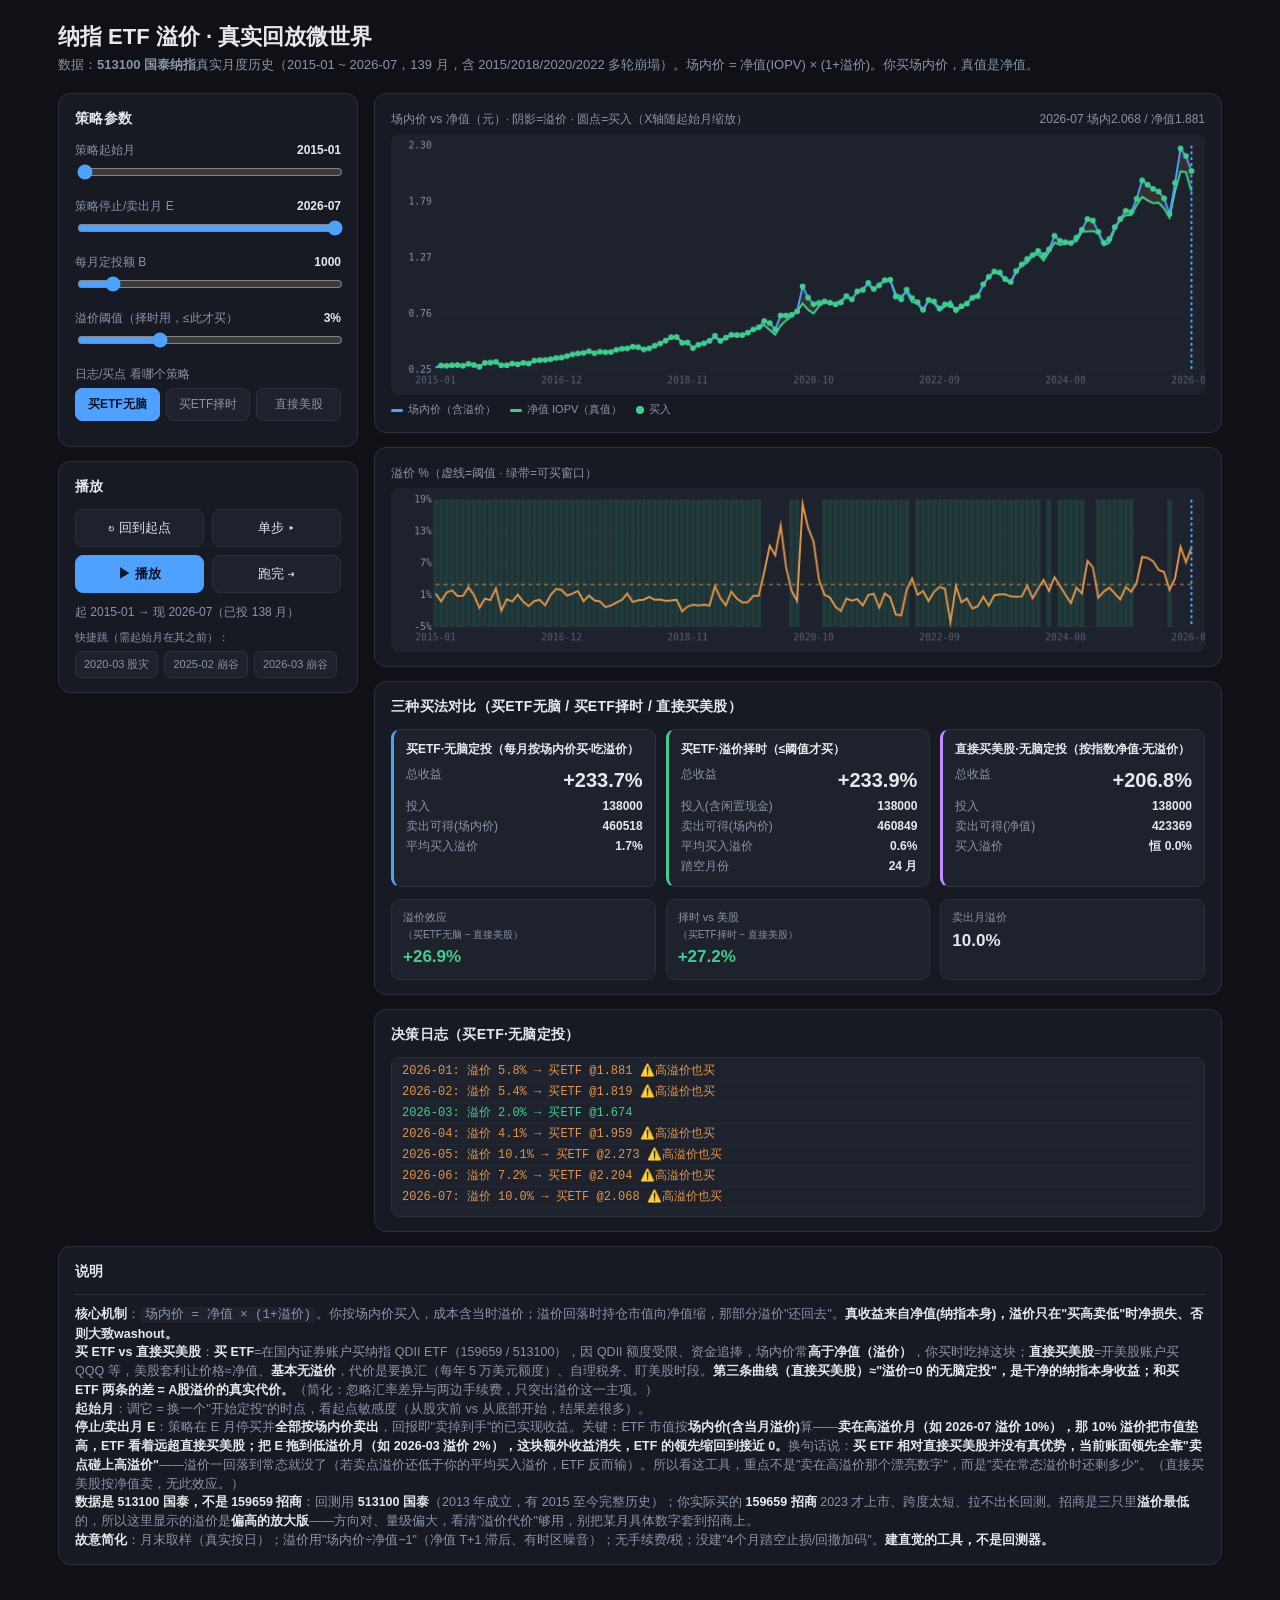
<file: nasdaq-premium-microworld.html>
<!DOCTYPE html>
<html lang="zh-CN">
<head>
<meta charset="UTF-8">
<meta name="viewport" content="width=device-width, initial-scale=1.0">
<title>纳指ETF 溢价 · 真实回放微世界 (513100)</title>
<style>
  :root{--bg:#0f1117;--panel:#171a23;--panel2:#1e222d;--line:#2b303c;--fg:#e6e8ee;--muted:#8b93a7;--accent:#4ea1ff;--good:#3ecf8e;--warn:#e0954a;--bad:#ff6b6b;--nav:#3ecf8e;--price:#4ea1ff;--prem:#e0954a;--wait:#6b7c99;--start:#c78bff;}
  *{box-sizing:border-box}
  body{margin:0;background:var(--bg);color:var(--fg);font-family:-apple-system,BlinkMacSystemFont,"Segoe UI","PingFang SC","Microsoft YaHei",Roboto,sans-serif;font-size:14px;line-height:1.5;}
  .wrap{max-width:1200px;margin:0 auto;padding:20px 18px 60px;}
  h1{font-size:22px;margin:0 0 2px;} .sub{color:var(--muted);font-size:13px;margin:0 0 18px;}
  .layout{display:grid;grid-template-columns:300px 1fr;gap:16px;align-items:start;}
  @media(max-width:920px){.layout{grid-template-columns:1fr;}}
  .card{background:var(--panel);border:1px solid var(--line);border-radius:12px;padding:14px 16px;margin-bottom:14px;}
  .card h2{font-size:14px;margin:0 0 12px;letter-spacing:.02em;}
  .ctrl{margin-bottom:11px;} .ctrl label{display:flex;justify-content:space-between;color:var(--muted);font-size:12px;margin-bottom:3px;} .ctrl label b{color:var(--fg);font-variant-numeric:tabular-nums;}
  input[type=range]{width:100%;accent-color:var(--accent);}
  .seg{display:flex;gap:6px;flex-wrap:wrap;} .seg button{flex:1;min-width:56px;background:var(--panel2);color:var(--muted);border:1px solid var(--line);border-radius:7px;padding:7px 4px;cursor:pointer;font-size:12px;} .seg button.on{background:var(--accent);color:#04122a;border-color:var(--accent);font-weight:600;}
  .row{display:flex;gap:8px;} .btn{background:var(--panel2);color:var(--fg);border:1px solid var(--line);border-radius:8px;padding:9px 0;cursor:pointer;font-size:13px;flex:1;} .btn:hover{border-color:var(--accent);} .btn.primary{background:var(--accent);color:#04122a;border-color:var(--accent);font-weight:600;}
  canvas{width:100%;display:block;background:var(--panel2);border-radius:8px;}
  .charttitle{font-size:12px;color:var(--muted);margin:2px 0 6px;display:flex;justify-content:space-between;}
  .legend{display:flex;gap:14px;flex-wrap:wrap;font-size:11px;color:var(--muted);margin-top:6px;} .legend i{display:inline-block;width:12px;height:3px;border-radius:2px;margin-right:5px;vertical-align:middle;}
  .cmp{display:grid;grid-template-columns:1fr 1fr 1fr;gap:10px;margin-top:4px;} @media(max-width:760px){.cmp{grid-template-columns:1fr;}} .cmpbox{background:var(--panel2);border:1px solid var(--line);border-radius:9px;padding:10px 12px;} .cmpbox.a{border-left:3px solid var(--price);} .cmpbox.b{border-left:3px solid var(--good);} .cmpbox.c{border-left:3px solid var(--start);}
  .cmpbox h3{font-size:12px;margin:0 0 6px;} .cmpbox .line{display:flex;justify-content:space-between;font-size:12px;color:var(--muted);padding:1px 0;} .cmpbox .line b{color:var(--fg);font-variant-numeric:tabular-nums;} .big{font-size:20px;font-weight:700;font-variant-numeric:tabular-nums;}
  .stats{display:grid;grid-template-columns:repeat(3,1fr);gap:10px;margin-top:12px;} @media(max-width:620px){.stats{grid-template-columns:repeat(2,1fr);}}
  .stat{background:var(--panel2);border:1px solid var(--line);border-radius:9px;padding:9px 11px;} .stat .k{font-size:11px;color:var(--muted);} .stat .v{font-size:17px;font-variant-numeric:tabular-nums;font-weight:600;margin-top:2px;}
  .log{height:160px;overflow:auto;background:var(--panel2);border:1px solid var(--line);border-radius:8px;padding:8px 10px;font-family:ui-monospace,Menlo,monospace;font-size:12px;} .log div{padding:1px 0;border-bottom:1px solid #232734;} .log .buy{color:var(--good);} .log .wait{color:var(--wait);} .log .buyhi{color:var(--warn);}
  .note{color:var(--muted);font-size:12.5px;margin-top:10px;border-top:1px solid var(--line);padding-top:10px;} .note b{color:var(--fg);} .note code{background:var(--panel2);padding:1px 5px;border-radius:4px;}
  .pos{color:var(--good);} .neg{color:var(--bad);}
  .jump{display:flex;gap:6px;margin-top:8px;flex-wrap:wrap;} .jump button{background:var(--panel2);border:1px solid var(--line);color:var(--muted);border-radius:6px;padding:5px 8px;font-size:11px;cursor:pointer;} .jump button:hover{border-color:var(--warn);color:var(--warn);}
</style>
</head>
<body>
<div class="wrap">
  <h1>纳指 ETF 溢价 · 真实回放微世界</h1>
  <p class="sub">数据：<b>513100 国泰纳指</b>真实月度历史（2015-01 ~ 2026-07，139 月，含 2015/2018/2020/2022 多轮崩塌）。场内价 = 净值(IOPV) × (1+溢价)。你买场内价，真值是净值。</p>

  <div class="layout">
    <div>
      <div class="card">
        <h2>策略参数</h2>
        <div class="ctrl"><label>策略起始月 <b id="vStart">2015-01</b></label><input type="range" id="start" min="0" max="120" value="0" step="1"></div>
        <div class="ctrl"><label>策略停止/卖出月 E <b id="vEnd">2026-07</b></label><input type="range" id="end" min="1" max="138" value="138" step="1"></div>
        <div class="ctrl"><label>每月定投额 B <b id="vB">1000</b></label><input type="range" id="B" min="500" max="5000" value="1000" step="500"></div>
        <div class="ctrl"><label>溢价阈值（择时用，≤此才买） <b id="vThr">3%</b></label><input type="range" id="thr" min="0" max="10" value="3" step="0.5"></div>
        <div class="ctrl"><label style="margin-bottom:5px">日志/买点 看哪个策略</label>
          <div class="seg" id="segStrat"><button data-s="A" class="on">买ETF无脑</button><button data-s="B">买ETF择时</button><button data-s="C">直接美股</button></div>
        </div>
      </div>
      <div class="card">
        <h2>播放</h2>
        <div class="row" style="margin-bottom:8px"><button class="btn" id="reset">↻ 回到起点</button><button class="btn" id="step">单步 ▸</button></div>
        <div class="row"><button class="btn primary" id="play">▶ 播放</button><button class="btn" id="done">跑完 ⇥</button></div>
        <div style="margin-top:10px;color:var(--muted);font-size:12px" id="prog">–</div>
        <div class="jump"><span style="color:var(--muted);font-size:11px;width:100%">快捷跳（需起始月在其之前）：</span>
          <button data-j="2020-03">2020-03 股灾</button>
          <button data-j="2025-02">2025-02 崩谷</button>
          <button data-j="2026-03">2026-03 崩谷</button>
        </div>
      </div>
    </div>

    <div>
      <div class="card">
        <div class="charttitle"><span>场内价 vs 净值（元）· 阴影=溢价 · 圆点=买入（X轴随起始月缩放）</span><span id="c1lbl"></span></div>
        <canvas id="c1" width="840" height="270"></canvas>
        <div class="legend"><span><i style="background:var(--price)"></i>场内价（含溢价）</span><span><i style="background:var(--nav)"></i>净值 IOPV（真值）</span><span><i style="background:var(--good);border-radius:50%;width:8px;height:8px"></i>买入</span></div>
      </div>
      <div class="card">
        <div class="charttitle"><span>溢价 %（虚线=阈值 · 绿带=可买窗口）</span></div>
        <canvas id="c2" width="840" height="170"></canvas>
      </div>
      <div class="card">
        <h2>三种买法对比（买ETF无脑 / 买ETF择时 / 直接买美股）</h2>
        <div class="cmp">
          <div class="cmpbox a"><h3>买ETF·无脑定投（每月按场内价买·吃溢价）</h3>
            <div class="line">总收益 <b class="big" id="aRet">–</b></div><div class="line">投入 <b id="aInv">–</b></div><div class="line">卖出可得(场内价) <b id="aVal">–</b></div><div class="line">平均买入溢价 <b id="aPrem">–</b></div></div>
          <div class="cmpbox b"><h3>买ETF·溢价择时（≤阈值才买）</h3>
            <div class="line">总收益 <b class="big" id="bRet">–</b></div><div class="line">投入(含闲置现金) <b id="bInv">–</b></div><div class="line">卖出可得(场内价) <b id="bVal">–</b></div><div class="line">平均买入溢价 <b id="bPrem">–</b></div><div class="line">踏空月份 <b id="bMiss">–</b></div></div>
          <div class="cmpbox c"><h3>直接买美股·无脑定投（按指数净值·无溢价）</h3>
            <div class="line">总收益 <b class="big" id="cRet">–</b></div><div class="line">投入 <b id="cInv">–</b></div><div class="line">卖出可得(净值) <b id="cVal">–</b></div><div class="line">买入溢价 <b id="cPrem">恒 0.0%</b></div></div>
        </div>
        <div class="stats">
          <div class="stat"><div class="k">溢价效应<br><span style="font-size:10px">（买ETF无脑 − 直接美股）</span></div><div class="v" id="drag">–</div></div>
          <div class="stat"><div class="k">择时 vs 美股<br><span style="font-size:10px">（买ETF择时 − 直接美股）</span></div><div class="v" id="diffBC">–</div></div>
          <div class="stat"><div class="k">卖出月溢价</div><div class="v" id="nowPrem">–</div></div>
        </div>
      </div>
      <div class="card"><h2>决策日志（<span id="logStrat">买ETF·无脑定投</span>）</h2><div class="log" id="log"></div></div>
    </div>
  </div>

  <div class="card">
    <h2>说明</h2>
    <div class="note">
      <b>核心机制</b>：<code>场内价 = 净值 × (1+溢价)</code>。你按场内价买入，成本含当时溢价；溢价回落时持仓市值向净值缩，那部分溢价"还回去"。<b>真收益来自净值(纳指本身)，溢价只在"买高卖低"时净损失、否则大致washout。</b><br>
      <b>买 ETF vs 直接买美股</b>：<b>买 ETF</b>=在国内证券账户买纳指 QDII ETF（159659 / 513100），因 QDII 额度受限、资金追捧，场内价常<b>高于净值（溢价）</b>，你买时吃掉这块；<b>直接买美股</b>=开美股账户买 QQQ 等，美股套利让价格≈净值、<b>基本无溢价</b>，代价是要换汇（每年 5 万美元额度）、自理税务、盯美股时段。<b>第三条曲线（直接买美股）≈"溢价=0 的无脑定投"，是干净的纳指本身收益；和买 ETF 两条的差 = A股溢价的真实代价。</b>（简化：忽略汇率差异与两边手续费，只突出溢价这一主项。）<br>
      <b>起始月</b>：调它 = 换一个"开始定投"的时点，看起点敏感度（从股灾前 vs 从底部开始，结果差很多）。<br>
      <b>停止/卖出月 E</b>：策略在 E 月停买并<b>全部按场内价卖出</b>，回报即"卖掉到手"的已实现收益。关键：ETF 市值按<b>场内价(含当月溢价)</b>算——<b>卖在高溢价月（如 2026-07 溢价 10%），那 10% 溢价把市值垫高，ETF 看着远超直接买美股；把 E 拖到低溢价月（如 2026-03 溢价 2%），这块额外收益消失，ETF 的领先缩回到接近 0。</b>换句话说：<b>买 ETF 相对直接买美股并没有真优势，当前账面领先全靠"卖点碰上高溢价"</b>——溢价一回落到常态就没了（若卖点溢价还低于你的平均买入溢价，ETF 反而输）。所以看这工具，重点不是"卖在高溢价那个漂亮数字"，而是"卖在常态溢价时还剩多少"。（直接买美股按净值卖，无此效应。）<br>
      <b>数据是 513100 国泰，不是 159659 招商</b>：回测用 <b>513100 国泰</b>（2013 年成立，有 2015 至今完整历史）；你实际买的 <b>159659 招商</b> 2023 才上市、跨度太短、拉不出长回测。招商是三只里<b>溢价最低</b>的，所以这里显示的溢价是<b>偏高的放大版</b>——方向对、量级偏大，看清"溢价代价"够用，别把某月具体数字套到招商上。<br>
      <b>故意简化</b>：月末取样（真实按日）；溢价用"场内价÷净值−1"（净值 T+1 滞后、有时区噪音）；无手续费/税；没建"4个月踏空止损/回撤加码"。<b>建直觉的工具，不是回测器。</b>
    </div>
  </div>
</div>

<script>
const REAL=[{m:"2015-01",price:0.274,nav:0.271,prem:1.33},{m:"2015-02",price:0.290,nav:0.290,prem:-0.21},{m:"2015-03",price:0.287,nav:0.283,prem:1.48},{m:"2015-04",price:0.292,nav:0.286,prem:1.89},{m:"2015-05",price:0.295,nav:0.293,prem:0.82},{m:"2015-06",price:0.288,nav:0.286,prem:0.84},{m:"2015-07",price:0.305,nav:0.298,prem:2.48},{m:"2015-08",price:0.294,nav:0.291,prem:1.03},{m:"2015-09",price:0.279,nav:0.283,prem:-1.41},{m:"2015-10",price:0.314,nav:0.313,prem:0.32},{m:"2015-11",price:0.317,nav:0.316,prem:0.06},{m:"2015-12",price:0.323,nav:0.316,prem:2.28},{m:"2016-01",price:0.292,nav:0.297,prem:-1.95},{m:"2016-02",price:0.293,nav:0.292,prem:0.21},{m:"2016-03",price:0.307,nav:0.308,prem:-0.20},{m:"2016-04",price:0.301,nav:0.298,prem:1.07},{m:"2016-05",price:0.315,nav:0.316,prem:-0.25},{m:"2016-06",price:0.307,nav:0.311,prem:-1.09},{m:"2016-07",price:0.333,nav:0.333,prem:-0.12},{m:"2016-08",price:0.339,nav:0.338,prem:0.12},{m:"2016-09",price:0.341,nav:0.345,prem:-0.93},{m:"2016-10",price:0.347,nav:0.343,prem:1.05},{m:"2016-11",price:0.358,nav:0.350,prem:2.17},{m:"2016-12",price:0.363,nav:0.356,prem:1.96},{m:"2017-01",price:0.376,nav:0.373,prem:0.91},{m:"2017-02",price:0.391,nav:0.386,prem:1.30},{m:"2017-03",price:0.401,nav:0.394,prem:1.77},{m:"2017-04",price:0.404,nav:0.404,prem:-0.15},{m:"2017-05",price:0.421,nav:0.418,prem:0.91},{m:"2017-06",price:0.403,nav:0.403,prem:0.00},{m:"2017-07",price:0.415,nav:0.416,prem:-0.19},{m:"2017-08",price:0.411,nav:0.416,prem:-1.25},{m:"2017-09",price:0.414,nav:0.418,prem:-0.96},{m:"2017-10",price:0.434,nav:0.436,prem:-0.41},{m:"2017-11",price:0.443,nav:0.442,prem:0.09},{m:"2017-12",price:0.446,nav:0.440,prem:1.27},{m:"2018-01",price:0.462,nav:0.463,prem:-0.30},{m:"2018-02",price:0.457,nav:0.457,prem:0.04},{m:"2018-03",price:0.437,nav:0.437,prem:0.14},{m:"2018-04",price:0.447,nav:0.444,prem:0.68},{m:"2018-05",price:0.470,nav:0.469,prem:0.13},{m:"2018-06",price:0.490,nav:0.489,prem:0.16},{m:"2018-07",price:0.517,nav:0.517,prem:-0.08},{m:"2018-08",price:0.548,nav:0.548,prem:0.00},{m:"2018-09",price:0.551,nav:0.550,prem:0.11},{m:"2018-10",price:0.497,nav:0.508,prem:-2.05},{m:"2018-11",price:0.499,nav:0.504,prem:-1.15},{m:"2018-12",price:0.449,nav:0.452,prem:-0.80},{m:"2019-01",price:0.479,nav:0.484,prem:-0.95},{m:"2019-02",price:0.492,nav:0.496,prem:-0.81},{m:"2019-03",price:0.514,nav:0.519,prem:-0.96},{m:"2019-04",price:0.561,nav:0.547,prem:2.71},{m:"2019-05",price:0.515,nav:0.512,prem:0.43},{m:"2019-06",price:0.544,nav:0.549,prem:-0.91},{m:"2019-07",price:0.571,nav:0.562,prem:1.64},{m:"2019-08",price:0.568,nav:0.566,prem:0.35},{m:"2019-09",price:0.567,nav:0.569,prem:-0.39},{m:"2019-10",price:0.590,nav:0.592,prem:-0.34},{m:"2019-11",price:0.619,nav:0.614,prem:0.85},{m:"2019-12",price:0.639,nav:0.633,prem:0.85},{m:"2020-01",price:0.696,nav:0.660,prem:5.33},{m:"2020-02",price:0.678,nav:0.615,prem:10.31},{m:"2020-03",price:0.620,nav:0.571,prem:8.51},{m:"2020-04",price:0.747,nav:0.655,prem:14.11},{m:"2020-05",price:0.746,nav:0.702,prem:6.24},{m:"2020-06",price:0.754,nav:0.741,prem:1.81},{m:"2020-07",price:0.784,nav:0.785,prem:-0.08},{m:"2020-08",price:1.012,nav:0.856,prem:18.15},{m:"2020-09",price:0.911,nav:0.801,prem:13.70},{m:"2020-10",price:0.850,nav:0.765,prem:11.11},{m:"2020-11",price:0.863,nav:0.831,prem:3.90},{m:"2020-12",price:0.875,nav:0.866,prem:1.06},{m:"2021-01",price:0.865,nav:0.861,prem:0.56},{m:"2021-02",price:0.849,nav:0.859,prem:-1.19},{m:"2021-03",price:0.866,nav:0.883,prem:-1.99},{m:"2021-04",price:0.924,nav:0.920,prem:0.37},{m:"2021-05",price:0.895,nav:0.895,prem:-0.02},{m:"2021-06",price:0.967,nav:0.965,prem:0.25},{m:"2021-07",price:0.982,nav:0.992,prem:-0.95},{m:"2021-08",price:1.045,nav:1.034,prem:1.02},{m:"2021-09",price:0.989,nav:0.977,prem:1.23},{m:"2021-10",price:1.024,nav:1.039,prem:-1.37},{m:"2021-11",price:1.069,nav:1.055,prem:1.31},{m:"2021-12",price:1.073,nav:1.067,prem:0.58},{m:"2022-01",price:0.919,nav:0.944,prem:-2.65},{m:"2022-02",price:0.896,nav:0.922,prem:-2.82},{m:"2022-03",price:0.983,nav:0.964,prem:1.97},{m:"2022-04",price:0.905,nav:0.869,prem:4.14},{m:"2022-05",price:0.868,nav:0.859,prem:1.05},{m:"2022-06",price:0.801,nav:0.787,prem:1.78},{m:"2022-07",price:0.888,nav:0.889,prem:-0.11},{m:"2022-08",price:0.875,nav:0.861,prem:1.63},{m:"2022-09",price:0.812,nav:0.792,prem:2.53},{m:"2022-10",price:0.849,nav:0.831,prem:2.17},{m:"2022-11",price:0.842,nav:0.878,prem:-4.10},{m:"2022-12",price:0.799,nav:0.778,prem:2.70},{m:"2023-01",price:0.832,nav:0.835,prem:-0.36},{m:"2023-02",price:0.855,nav:0.852,prem:0.35},{m:"2023-03",price:0.908,nav:0.922,prem:-1.52},{m:"2023-04",price:0.923,nav:0.933,prem:-1.07},{m:"2023-05",price:1.031,nav:1.024,prem:0.68},{m:"2023-06",price:1.100,nav:1.111,prem:-0.99},{m:"2023-07",price:1.149,nav:1.138,prem:0.97},{m:"2023-08",price:1.140,nav:1.127,prem:1.15},{m:"2023-09",price:1.080,nav:1.068,prem:1.12},{m:"2023-10",price:1.054,nav:1.046,prem:0.76},{m:"2023-11",price:1.153,nav:1.145,prem:0.70},{m:"2023-12",price:1.213,nav:1.204,prem:0.75},{m:"2024-01",price:1.264,nav:1.230,prem:2.76},{m:"2024-02",price:1.300,nav:1.295,prem:0.39},{m:"2024-03",price:1.337,nav:1.308,prem:2.22},{m:"2024-04",price:1.299,nav:1.251,prem:3.84},{m:"2024-05",price:1.353,nav:1.329,prem:1.81},{m:"2024-06",price:1.475,nav:1.413,prem:4.39},{m:"2024-07",price:1.429,nav:1.391,prem:2.73},{m:"2024-08",price:1.417,nav:1.402,prem:1.07},{m:"2024-09",price:1.409,nav:1.416,prem:-0.49},{m:"2024-10",price:1.459,nav:1.425,prem:2.39},{m:"2024-11",price:1.532,nav:1.512,prem:1.32},{m:"2024-12",price:1.629,nav:1.516,prem:7.45},{m:"2025-01",price:1.615,nav:1.520,prem:6.25},{m:"2025-02",price:1.511,nav:1.503,prem:0.53},{m:"2025-03",price:1.411,nav:1.388,prem:1.66},{m:"2025-04",price:1.446,nav:1.412,prem:2.41},{m:"2025-05",price:1.556,nav:1.536,prem:1.30},{m:"2025-06",price:1.629,nav:1.626,prem:0.18},{m:"2025-07",price:1.704,nav:1.662,prem:2.53},{m:"2025-08",price:1.692,nav:1.665,prem:1.62},{m:"2025-09",price:1.813,nav:1.754,prem:3.36},{m:"2025-10",price:1.982,nav:1.832,prem:8.19},{m:"2025-11",price:1.943,nav:1.799,prem:8.00},{m:"2025-12",price:1.904,nav:1.774,prem:7.36},{m:"2026-01",price:1.881,nav:1.779,prem:5.75},{m:"2026-02",price:1.819,nav:1.726,prem:5.36},{m:"2026-03",price:1.674,nav:1.641,prem:2.01},{m:"2026-04",price:1.959,nav:1.881,prem:4.14},{m:"2026-05",price:2.273,nav:2.065,prem:10.09},{m:"2026-06",price:2.204,nav:2.057,prem:7.16},{m:"2026-07",price:2.068,nav:1.881,prem:9.97}];
const $=id=>document.getElementById(id);
const N=REAL.length-1;
let P={B:1000,thr:3}, S=0, E=N, cur=N, timer=null, SEL='A', sim=null;

function readParams(){
  P.B=+$('B').value; P.thr=+$('thr').value; S=+$('start').value; E=+$('end').value;
  if(E<=S){E=Math.min(N,S+1);$('end').value=E;}
  $('vB').textContent=P.B; $('vThr').textContent=P.thr+'%'; $('vStart').textContent=REAL[S].m; $('vEnd').textContent=REAL[E].m;
}
function build(){
  readParams();
  const A={sh:0,inv:0,pw:0,pd:0,buys:[]}, B={sh:0,inv:0,cash:0,pw:0,pd:0,buys:[],miss:0}, C={sh:0,inv:0,buys:[]};
  const track={};
  for(let t=S+1;t<=E;t++){
    const pr=REAL[t].prem, px=REAL[t].price, nv=REAL[t].nav;
    A.sh+=P.B/px; A.inv+=P.B; A.pw+=pr*P.B; A.pd+=P.B; A.buys.push(t);
    B.cash+=P.B; B.inv+=P.B;
    if(pr<=P.thr){ B.sh+=B.cash/px; B.pw+=pr*B.cash; B.pd+=B.cash; B.cash=0; B.buys.push(t); } else B.miss++;
    C.sh+=P.B/nv; C.inv+=P.B; C.buys.push(t);
    track[t]={aVal:A.sh*px,aInv:A.inv,aPrem:A.pd?A.pw/A.pd:0, bVal:B.sh*px+B.cash,bInv:B.inv,bPrem:B.pd?B.pw/B.pd:0,bMiss:B.miss, cVal:C.sh*nv,cInv:C.inv};
  }
  sim={track,Abuys:A.buys,Bbuys:B.buys,Cbuys:C.buys};
}
function niceTicks(mn,mx,n){const s=(mx-mn)/n,o=[];for(let i=0;i<=n;i++)o.push(mn+s*i);return o;}
function drawAxes(x,W,H,L,R,T,Bt,ymn,ymx,yfmt,lo,hi){
  x.font='10px monospace';
  for(const v of niceTicks(ymn,ymx,4)){const yy=H-Bt-(v-ymn)/(ymx-ymn)*(H-T-Bt);
    x.strokeStyle='#232734';x.beginPath();x.moveTo(L,yy);x.lineTo(W-R,yy);x.stroke();
    x.fillStyle='#8b93a7';x.textAlign='right';x.fillText(yfmt(v),L-4,yy+3);}
  x.textAlign='center';
  const span=Math.max(1,hi-lo);
  for(let i=0;i<=6;i++){const t=Math.round(lo+i/6*span);const xx=L+(t-lo)/span*(W-L-R);
    x.fillStyle='#5a6274';x.fillText(REAL[t].m, xx, H-Bt+14);}
}
function drawC1(){
  const cv=$('c1'),x=cv.getContext('2d'),W=cv.width,H=cv.height,L=46,R=14,T=12,Bt=26;
  x.clearRect(0,0,W,H);
  const lo=S,hi=N,span=Math.max(1,hi-lo);
  let mn=1e9,mx=-1e9;for(let t=lo;t<=hi;t++){mn=Math.min(mn,REAL[t].nav);mx=Math.max(mx,REAL[t].price);}
  mn=Math.floor(mn*20)/20;mx=Math.ceil(mx*20)/20;
  const py=v=>H-Bt-(v-mn)/(mx-mn)*(H-T-Bt), px=t=>L+(t-lo)/span*(W-L-R);
  drawAxes(x,W,H,L,R,T,Bt,mn,mx,v=>v.toFixed(2),lo,hi);
  // 溢价阴影 lo..cur
  x.beginPath();for(let t=lo;t<=cur;t++){const xx=px(t);t===lo?x.moveTo(xx,py(REAL[t].price)):x.lineTo(xx,py(REAL[t].price));}
  for(let t=cur;t>=lo;t--)x.lineTo(px(t),py(REAL[t].nav));x.closePath();x.fillStyle='rgba(224,149,74,0.13)';x.fill();
  x.strokeStyle='#3ecf8e';x.lineWidth=2;x.beginPath();for(let t=lo;t<=cur;t++){const xx=px(t);t===lo?x.moveTo(xx,py(REAL[t].nav)):x.lineTo(xx,py(REAL[t].nav));}x.stroke();
  x.strokeStyle='#4ea1ff';x.lineWidth=2;x.beginPath();for(let t=lo;t<=cur;t++){const xx=px(t);t===lo?x.moveTo(xx,py(REAL[t].price)):x.lineTo(xx,py(REAL[t].price));}x.stroke();
  const cx=px(cur);x.strokeStyle='#4ea1ff';x.setLineDash([3,3]);x.beginPath();x.moveTo(cx,T);x.lineTo(cx,H-Bt);x.stroke();x.setLineDash([]);
  const buys=(SEL==='A')?sim.Abuys:(SEL==='B')?sim.Bbuys:sim.Cbuys;
  const onNav=(SEL==='C');x.fillStyle=onNav?'#c78bff':'#3ecf8e';
  for(const t of buys)if(t>=lo&&t<=cur){x.beginPath();x.arc(px(t),py(onNav?REAL[t].nav:REAL[t].price),3,0,7);x.fill();}
  $('c1lbl').textContent=REAL[cur].m+'  场内'+REAL[cur].price.toFixed(3)+' / 净值'+REAL[cur].nav.toFixed(3);
}
function drawC2(){
  const cv=$('c2'),x=cv.getContext('2d'),W=cv.width,H=cv.height,L=46,R=14,T=12,Bt=26;
  x.clearRect(0,0,W,H);
  const lo=S,hi=N,span=Math.max(1,hi-lo);
  let mn=0,mx=-1e9;for(let t=lo;t<=hi;t++){mn=Math.min(mn,REAL[t].prem);mx=Math.max(mx,REAL[t].prem);}
  mn=Math.floor(mn);mx=Math.ceil(mx);
  const py=v=>H-Bt-(v-mn)/(mx-mn)*(H-T-Bt), px=t=>L+(t-lo)/span*(W-L-R);
  drawAxes(x,W,H,L,R,T,Bt,mn,mx,v=>v.toFixed(0)+'%',lo,hi);
  for(let t=lo;t<=cur;t++)if(REAL[t].prem<=P.thr){x.fillStyle='rgba(62,207,142,0.14)';x.fillRect(px(t)-2.5,T,5,H-T-Bt);}
  x.strokeStyle='#e0954a';x.setLineDash([4,4]);x.beginPath();x.moveTo(L,py(P.thr));x.lineTo(W-R,py(P.thr));x.stroke();x.setLineDash([]);
  x.strokeStyle='#e0954a';x.lineWidth=2;x.beginPath();for(let t=lo;t<=cur;t++){const xx=px(t);t===lo?x.moveTo(xx,py(REAL[t].prem)):x.lineTo(xx,py(REAL[t].prem));}x.stroke();
  const cx=px(cur);x.strokeStyle='#4ea1ff';x.setLineDash([3,3]);x.beginPath();x.moveTo(cx,T);x.lineTo(cx,H-Bt);x.stroke();x.setLineDash([]);
}
function fmtPct(v){return (v>=0?'+':'')+(v*100).toFixed(1)+'%';}
function refresh(){
  const z={aVal:0,aInv:0,aPrem:0,bVal:0,bInv:0,bPrem:0,bMiss:0,cVal:0,cInv:0};
  const s=(cur>S && sim.track[cur])?sim.track[cur]:z;
  const aR=s.aInv?s.aVal/s.aInv-1:0,bR=s.bInv?s.bVal/s.bInv-1:0,cR=s.cInv?s.cVal/s.cInv-1:0;
  $('aRet').textContent=fmtPct(aR);$('aRet').className='big '+(aR>=0?'pos':'neg');
  $('aInv').textContent=Math.round(s.aInv);$('aVal').textContent=s.aVal.toFixed(0);$('aPrem').textContent=s.aPrem.toFixed(1)+'%';
  $('bRet').textContent=fmtPct(bR);$('bRet').className='big '+(bR>=0?'pos':'neg');
  $('bInv').textContent=Math.round(s.bInv);$('bVal').textContent=s.bVal.toFixed(0);$('bPrem').textContent=s.bPrem.toFixed(1)+'%';$('bMiss').textContent=s.bMiss+' 月';
  $('cRet').textContent=fmtPct(cR);$('cRet').className='big '+(cR>=0?'pos':'neg');
  $('cInv').textContent=Math.round(s.cInv);$('cVal').textContent=s.cVal.toFixed(0);
  const drag=aR-cR;$('drag').textContent=fmtPct(drag);$('drag').className='v '+(drag>=0?'pos':'neg');
  const diffBC=bR-cR;$('diffBC').textContent=fmtPct(diffBC);$('diffBC').className='v '+(diffBC>=0?'pos':'neg');
  $('nowPrem').textContent=REAL[cur].prem.toFixed(1)+'%';
  $('prog').textContent='起 '+REAL[S].m+' → 现 '+REAL[cur].m+'（已投 '+Math.max(0,cur-S)+' 月）';
  drawC1();drawC2();renderLog();
}
function renderLog(){
  let h='';for(let t=S+1;t<=cur;t++){const pr=REAL[t].prem,px=REAL[t].price,nv=REAL[t].nav;
    if(SEL==='A')h+=`<div class="${pr>P.thr?'buyhi':'buy'}">${REAL[t].m}: 溢价 ${pr.toFixed(1)}% → 买ETF @${px.toFixed(3)}${pr>P.thr?' ⚠️高溢价也买':''}</div>`;
    else if(SEL==='B')h+= pr<=P.thr?`<div class="buy">${REAL[t].m}: 溢价 ${pr.toFixed(1)}% ≤阈值 → 买ETF @${px.toFixed(3)}</div>`:`<div class="wait">${REAL[t].m}: 溢价 ${pr.toFixed(1)}% >阈值 → 不买，攒现金 ⏸</div>`;
    else h+=`<div class="buy">${REAL[t].m}: 直接买美股（按指数净值折算）@${nv.toFixed(3)}（无 A股溢价）</div>`;}
  const el=$('log');el.innerHTML=h;el.scrollTop=el.scrollHeight;$('logStrat').textContent=SEL==='A'?'买ETF·无脑定投':SEL==='B'?'买ETF·溢价择时':'直接买美股';
}
function stepOne(){if(cur<E){cur++;refresh();}else stop();}
function play(){if(timer){stop();return;}$('play').textContent='⏸ 暂停';timer=setInterval(stepOne,150);}
function stop(){if(timer){clearInterval(timer);timer=null;}$('play').textContent='▶ 播放';}
function done(){stop();cur=E;refresh();}
function reset(){stop();cur=S;refresh();}
$('start').addEventListener('input',()=>{const wasFull=cur>=E;build();cur=wasFull?E:Math.min(E,Math.max(S,cur));refresh();});
$('end').addEventListener('input',()=>{const wasFull=cur>=E;build();cur=wasFull?E:Math.min(cur,E);if(cur<S)cur=S;refresh();});
['B','thr'].forEach(id=>$(id).addEventListener('input',()=>{build();refresh();}));
$('segStrat').addEventListener('click',e=>{if(e.target.dataset.s){SEL=e.target.dataset.s;[...$('segStrat').children].forEach(b=>b.classList.toggle('on',b.dataset.s===SEL));refresh();}});
$('reset').onclick=reset;$('step').onclick=()=>{stop();stepOne();};$('play').onclick=play;$('done').onclick=done;
document.querySelectorAll('.jump button').forEach(b=>b.onclick=()=>{stop();const i=REAL.findIndex(r=>r.m===b.dataset.j);if(i>S){cur=Math.min(i,E);refresh();}else{cur=Math.max(cur,S);refresh();}});
$('start').max=N-6;
build();done();
</script>
</body>
</html>
</file>
